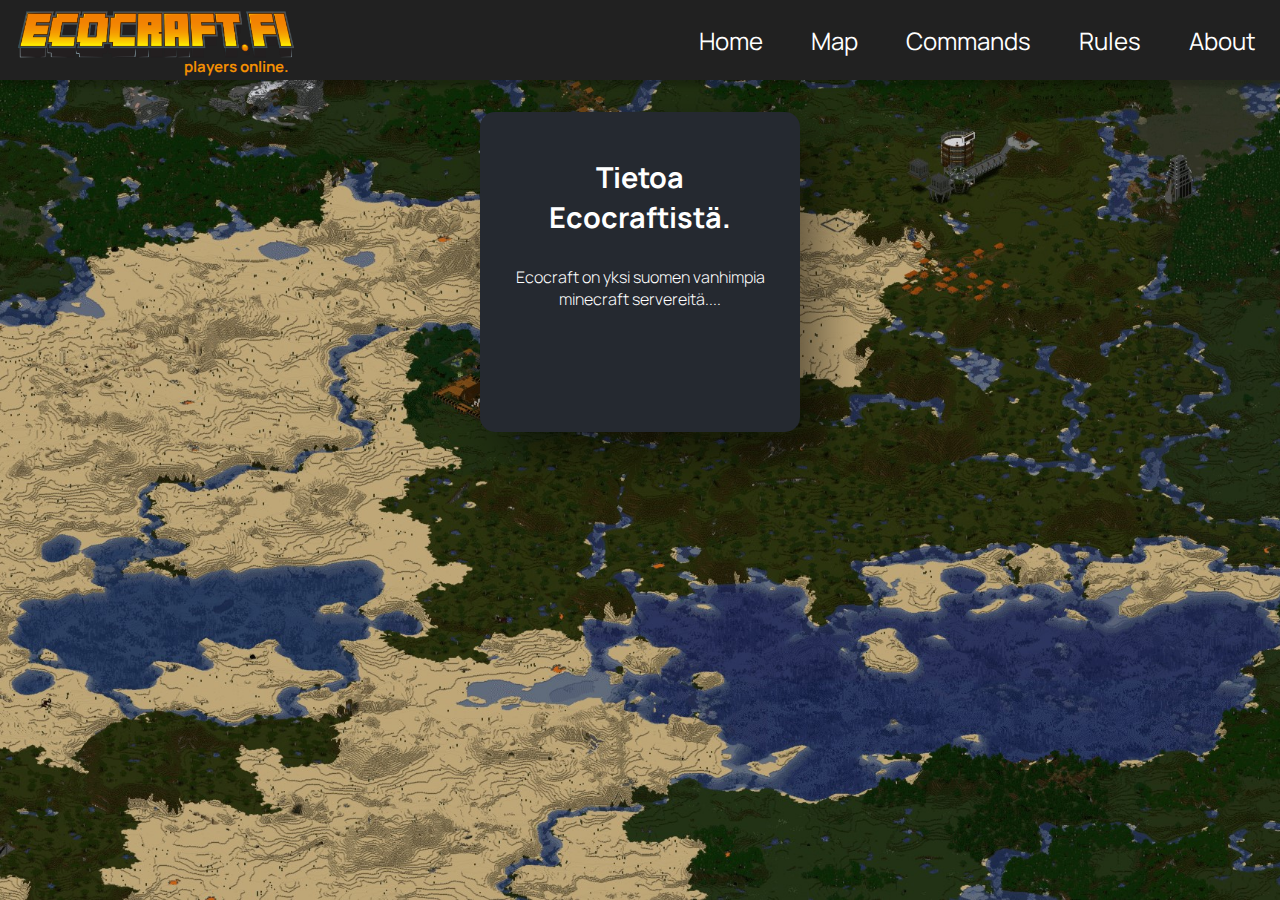
<file: about.html>
<!DOCTYPE html>
<html lang="fi" dir="ltr">
  <head>
    <meta charset="utf-8">
    <title>Ecocraft.fi - About</title>
    <link rel="stylesheet" href="css/styles.css">
    <link rel="stylesheet" href="css/infoCards.css">
    <link rel="stylesheet" href="css/media.css">
  </head>
  <body>
  <header class="header">
    <div class="logo">
      <a href="/">
        <img src="images/logo.png" alt="Ecocraft logo">
      </a>
      <div class="serverStatus">
        <h6><span id="playerCount"></span> players online.</h6>
        <div class="playerListContainer">
          <div>Players currently online</div>
          <div id="playerList"></div>
        </div>
      </div>
    </div>

    <input class="menu-btn" type="checkbox" id="menu-btn" />
    <label class="menu-icon" for="menu-btn"><span class="navicon"></span></label>
    <ul class="menu">
      <li><a href="/">Home</a></li>
      <li><a href="map.html">Map</a></li>
      <li><a href="commands.html">Commands</a></li>
      <li><a href="rules.html">Rules</a></li>
      <li><a href="about.html">About</a></li>
    </ul>
  </header>
      <div class="container">
        <div class="card">
          <div class="content">
            <h3>Tietoa Ecocraftistä.</h3>
            <p>Ecocraft on yksi suomen vanhimpia minecraft servereitä....</p>
          </div>
        </div>
      </div>
  <script src="js/utils.js"></script>
  <script src="js/serverStats.js"></script>
  </body>
</html>
</file>
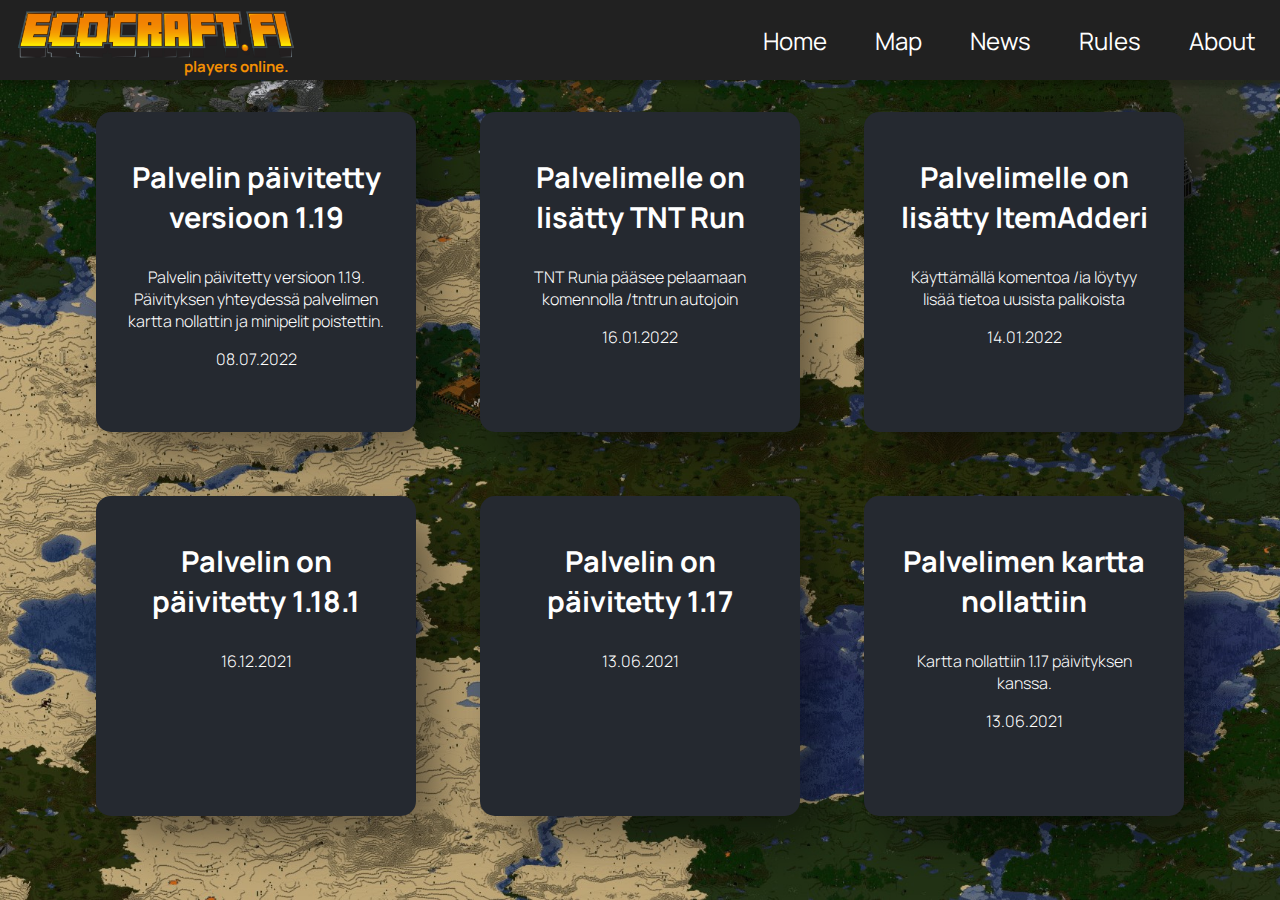
<file: news.html>
<!DOCTYPE html>
<html lang="fi" dir="ltr">
  <head>
    <meta charset="utf-8">
    <title>Ecocraft.fi - News</title>
    <link rel="stylesheet" href="css/styles.css">
    <link rel="stylesheet" href="css/media.css">
    <link rel="stylesheet" href="css/infoCards.css">
  </head>
  <body>
    <div class="bg_home">
      <header class="header">
        <div class="logo">
          <a href="index.html">
            <img src="data/logo.png" alt="Ecocraft logo">
          </a>
          <div class="serverStatus">
            <h6><span id="playerCount"></span> players online.</h6>
            <div class="playerListContainer">
              <div>Players currently online</div>
              <div id="playerList"></div>
            </div>
          </div>
        </div>

        <input class="menu-btn" type="checkbox" id="menu-btn" />
        <label class="menu-icon" for="menu-btn"><span class="navicon"></span></label>
        <ul class="menu">
          <li><a href="index.html">Home</a></li>
          <li><a href="map.html">Map</a></li>
          <li><a href="news.html">News</a></li>
          <li><a href="rules.html">Rules</a></li>
          <li><a href="about.html">About</a></li>
        </ul>
      </header>
      <div id="card-container" class="rules-container"></div>
    </div>

    <template id="card-template">
      <div class="container">
        <div class="card">
          <div class="content">
            <h3 class="title"></h3>
            <p class="text-content"></p>
            <p class="date"></p>
          </div>
        </div>
      </div>
    </template>

    <script src="js/utils.js"></script>
    <script src="js/serverStats.js"></script>
    <script src="js/news.js"></script>
  </body>
</html>
</file>
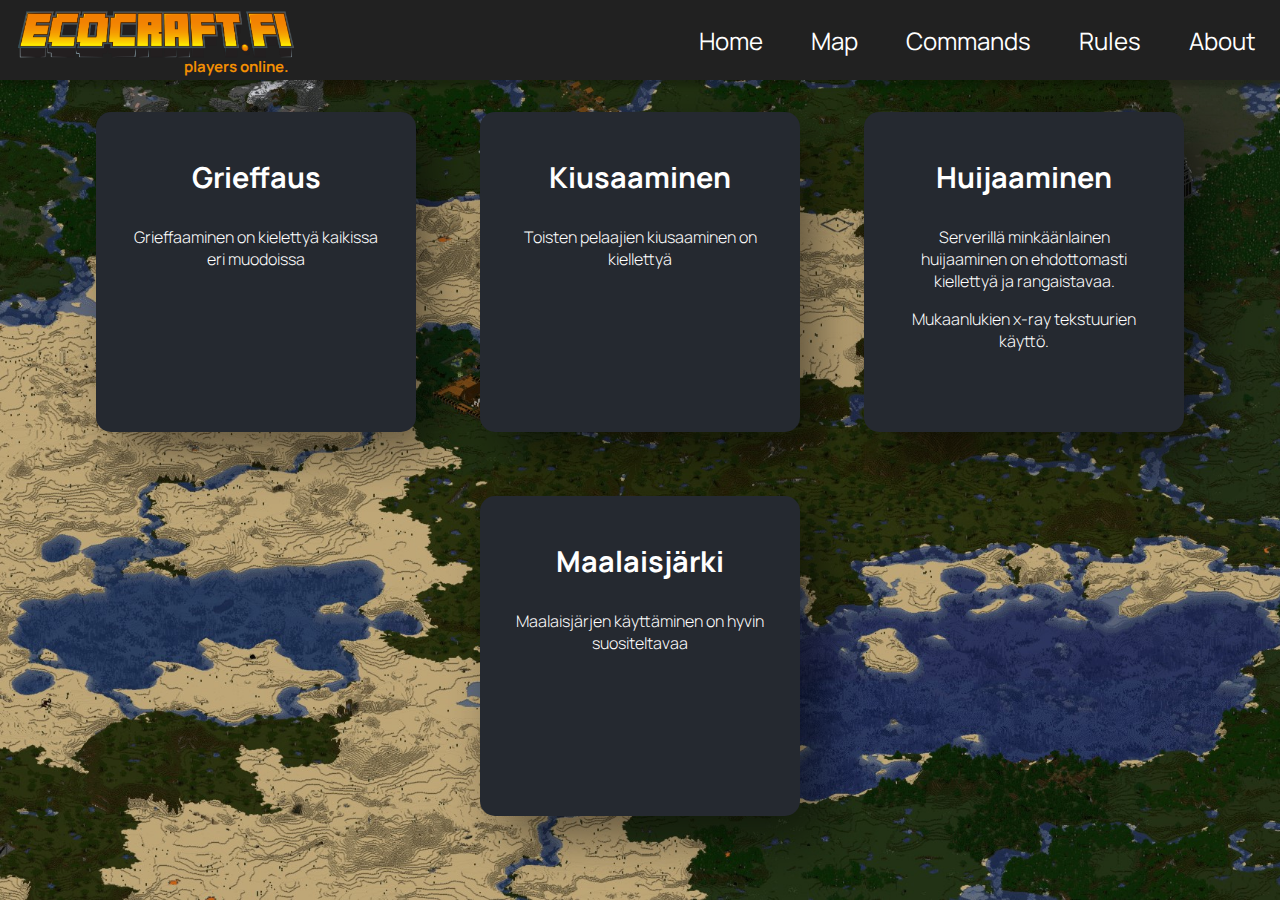
<file: rules.html>
<!DOCTYPE html>
<html lang="fi" dir="ltr">
  <head>
    <meta charset="utf-8">
    <title>Ecocraft.fi - Rules</title>
    <link rel="stylesheet" href="css/styles.css">
    <link rel="stylesheet" href="css/media.css">
    <link rel="stylesheet" href="css/infoCards.css">
  </head>
  <body>
    <div class="bg_home">
      <header class="header">
        <div class="logo">
          <a href="/">
            <img src="images/logo.png" alt="Ecocraft logo">
          </a>
          <div class="serverStatus">
            <h6><span id="playerCount"></span> players online.</h6>
            <div class="playerListContainer">
              <div>Players currently online</div>
              <div id="playerList"></div>
            </div>
          </div>
        </div>

        <input class="menu-btn" type="checkbox" id="menu-btn" />
        <label class="menu-icon" for="menu-btn"><span class="navicon"></span></label>
        <ul class="menu">
          <li><a href="/">Home</a></li>
          <li><a href="map.html">Map</a></li>
          <li><a href="commands.html">Commands</a></li>
          <li><a href="rules.html">Rules</a></li>
          <li><a href="about.html">About</a></li>
        </ul>
      </header>
      <div id="card-container" class="rules-container"></div>
    </div>

    <template id="card-template">
      <div class="container">
        <div class="card">
          <div class="content">
            <h3 class="title"></h3>
            <p class="text-content"></p>
          </div>
        </div>
      </div>
    </template>

    <script src="js/utils.js"></script>
    <script src="js/serverStats.js"></script>
    <script src="js/rules.js"></script>
  </body>
</html>
</file>
<file: css/styles.css>
/*noinspection CssUnknownTarget*/
@import url('https://fonts.googleapis.com/css2?family=Manrope:wght@400;600&display=swap');

body {
  margin: 0;
  font-family: Manrope, sans-serif;
  zoom: 2; /* zoom 2x for mobile */
  background-color: #181818;
  background-repeat: no-repeat;
  background-attachment: fixed;
  background-size:  cover;
  padding-bottom: 10vh;
  background-image: url('../images/background.jpg');
}

a {
  color: #000;
  text-align: center !important;
}

/* header */
.header {
  display: inline-flex;
  background-color: rgb(33,33,33);
  box-shadow: 0 5px 5px 2px rgba(0,0,0,0.2);
  position: fixed;
  width: 100%;
  height: 5em;
  justify-content: space-between;
  z-index: 10;
}

.header ul {
  margin: 0;
  padding: 0;
  list-style: none;
  overflow: hidden;
  background-color: rgb(33,33,33);
}

.header li a {
  display: block;
  font-size: 1.5em !important;
  text-decoration: none;
  height: 100%;
  padding: 1em 1em;
  color: white;
}

.header li a:hover,
.header .menu-btn:hover {
  background-color: black;
  color: white;
}

.logo{
  display: inline-flex;
  align-items: center;
  margin-left: 1em;
  height: 100%;
  z-index: 9;
}

.logo a{
  font-size: 2.5em !important;
  font-weight: normal;
  align-self: center;
  text-decoration: none;
  color: #dad3d4;
}

.logo img{
  width: 30vw;
}

.serverStatus{
  align-self: end;
    position: static;
  margin: 3.8em 0 1.6em -7.5em;
  z-index: 8;
  font-size: 15px;
  width: auto;
}

.serverStatus h6{
  color: #f28e03;
  margin: unset;
  z-index: inherit;
  position: absolute;
  font-size: 15px;
  cursor: context-menu;
}

.serverStatus h6:hover + .playerListContainer{
  display: flex;
  transition-delay: 5s;
}

.serverStatus h6:hover{
  padding-bottom: 1em;
}

.playerListContainer:hover{
  display: flex;
}

.playerListContainer{
  display: none;
  flex-direction: column;
  position: fixed;
  margin-top: 2.3em;
  width: fit-content;
  padding: 1em;
  background-color: rgb(33,33,33);
  font-size: medium;
  border-radius: 15px;
  /*color: #dad3d4*/
  color: white;
}

#playerList p{
  /*color: #dad3d4*/
}

#footer {
    display: flex;
    align-content: end;
    justify-content: end;
    position:fixed;
    left:0;
    bottom:0;
    height:30px;
    width:100%;
    margin-bottom: 20px;
}

#footer iframe{
    width: 240px;
    margin-right: 20px;
    height: 28px;
    border-radius: 5px;
    zoom: 1.5;
    -moz-transform: scale(1.5);
    -moz-transform-origin: 0 0;
    -o-transform: scale(1.5);
    -o-transform-origin: 0 0;
    -webkit-transform: scale(1.5);
    -webkit-transform-origin: 0 0;
}

/* Carousel */

#carousel{
  position: relative;
  width: 100%;
  max-width: 50em;
    max-height: 680px;
  height: 70vh;
  margin: 2em;
  box-shadow: 20px 20px 50px rgba(0,0,0,0.5);
  border-radius: 15px;
  background: #252930 !important;
  overflow: hidden;
  display: flex;
  justify-content: center;
  align-items: center;
  align-content: center;
  backdrop-filter: blur(5px);
}

 .carousel-items{
   position: relative;
   width: inherit;
   height: inherit;
   margin: 4em;
   border-radius: 15px;
   background: transparent !important;
   overflow: hidden;
   display: flex;
   justify-content: center;
   align-items: center;
   align-content: center;
 }

.carousel {
    position: relative;
}

.carousel-content {
    display: flex;
    position: absolute;
    justify-content: center;
    align-content: center;
    align-self: center;
    z-index: 1;
    flex-direction: column;
    width: inherit;
    height: inherit;
}

.carousel-control {
    border-radius: 50%;
    color: #fff;
    cursor: pointer;
    display: block;
    font-size: 40px;
    height: 40px;
    line-height: 35px;
    position: absolute;
    top: 50%;
    zoom: 1.3;
    -ms-transform: translate(0, -50%);
    transform: translate(0, -50%);
    text-align: center;
    width: 40px;
    z-index: 10;
    user-select: none;
}

.carousel-content img{
    max-width: 90%;
    max-height: 340px;
    height: 50%;
    align-self: center;
    position: sticky;
    border-radius: 15px;
}

.carousel-control.prev {
    left: 2%;
}

.carousel-control.next {
    right: 2%;
}

.carousel-control:hover {
    color: #aaaaaa;
}

.carousel-indicators {
    list-style: none;
    margin: 0;
    padding: 0;
    zoom: 1.3;
    position: absolute;
    bottom: 2%;
    left: 0;
    right: 0;
    text-align: center;
    z-index: 10;
    user-select: none;
}

.carousel-indicators li {
    display: inline-block;
    margin: 0 5px;
}

.carousel-bullet {
    color: #fff;
    cursor: pointer;
    display: block;
    font-size: 35px;
}

.carousel-bullet:hover {
    color: #aaaaaa;
}

.carousel-bullet.active{
    color: #f48f02;
}

/* menu */
.header .menu {
  clear: both;
  max-height: 0;
  margin-top: 80px;
  width: 100%;
  position: absolute;
  transition: max-height .2s ease-out;
}

/* menu icon */
.header .menu-icon {
  cursor: pointer;
  display: flex;
  margin-right: 2em;
  user-select: none;
  justify-content: center;
  flex-direction: column;
}

.header .menu-icon .navicon {
  background: #dad3d4;
  display: block;
  height: 2px;
  position: relative;
  transition: background .2s ease-out;
  width: 18px;
}

.header .menu-icon .navicon:before,
.header .menu-icon .navicon:after {
  background: #dad3d4;
  content: '';
  display: block;
  height: 100%;
  position: absolute;
  transition: all .2s ease-out;
  width: 100%;
}

.header .menu-icon .navicon:before {
  top: 5px;
}

.header .menu-icon .navicon:after {
  top: -5px;
}

/* menu btn */
.header .menu-btn {
  display: none;
}

.header .menu-btn:checked ~ .menu {
  max-height: 500px;
}

.header .menu-btn:checked ~ .menu-icon .navicon {
  background: transparent;
}

.header .menu-btn:checked ~ .menu-icon .navicon:before {
  transform: rotate(-45deg);
  top:0;
}

.header .menu-btn:checked ~ .menu-icon .navicon:after {
  transform: rotate(45deg);
  top:0;
}
</file>
<file: css/infoCards.css>
#card-container{
  display: flex;
  flex-wrap: wrap;
  justify-content: space-around;
}

.rules-container{
  justify-content: center !important;
}

.container{
  position: relative;
  top: 5rem;
  display: flex;
  z-index: 1;
  height: fit-content;
  justify-content: center;
}

.container #home{
  position: relative;
  width: 85%;
  height: 40em;
}

.map-container .map-card, .container #home{
  margin: 30px;
  box-shadow: 20px 20px 50px rgba(0,0,0,0.5);
  border-radius: 15px;
  background: #252930 !important;
  overflow: hidden;
  display: flex;
  justify-content: center;
  align-items: center;
  align-content: center;
  backdrop-filter: blur(5px);
}

#home h2{
  position: relative;
  align-self: center;
  top: -0.2em;
  font-size: 7vw;
  color: rgba(255,255,255,0.05);
  pointer-events: none;
  margin: unset;
}

.container #home .content{
  display: flex;
  flex-direction: column;
  justify-content: flex-start;
  align-items: center;
  align-content: center;
  text-overflow: clip;
}

.command{
  width: 30em!important;
  height: fit-content!important;
}

.commands{
  height: fit-content;
  color: white;
  list-style-type: none;
  padding-inline-start: unset;
}

.command-example{
  margin-block-start: -2em !important;
  color: #f48f02 !important;
}

.commands li{
  font-weight: bolder;
  font-size: large;
}

.commands li p{
  margin-block-start: 0.2em;
  margin-block-end: 2em;
  color: #c7c7c7
}

.command .content{
  padding-top: 5% !important;
}

.commands-container{
  align-items: start;
  justify-content: center!important;
}
.container .card{
  position: relative;
  width: 20em;
  height: 20em;
  margin: 2em;
  box-shadow: 20px 20px 50px rgba(0,0,0,0.5);
  border-radius: 15px;
  background: #252930 !important;
  overflow: hidden;
  display: flex;
  justify-content: center;
  align-items: center;
  align-content: center;
}

.container .card .content{
  padding: 10%;
  text-align: center;
  transition: 0.5s;
  height: 90%;
}

.container .card .content h2{
  position: absolute;
  top: -10px;
  /* right: 30px; */
  font-size: 8rem;
  color: rgba(255,255,255,0.05);
  pointer-events: none;
}

.container .card .content h3{
  font-size: 1.8rem;
  color: white;
  z-index: 1;
}

.container .card .content p{
  font-size: 1rem;
  color: white;
  font-weight: 300;
}

.container .card .content a{
  position: relative;
  display: inline-block;
  padding: 8px 20px;
  margin-top: 15px;
  background: white;
  color: black;
  border-radius: 20px;
  text-decoration: none;
  font-weight: 500;
  box-shadow: 0 5px 15px rgba(0,0,0,0.5);
}

.container .card .content a:hover{
  background: black;
  color: white;
}

/*Map containers*/
.map-container{
  height: 35vh;
  text-align: center;
  position: relative;
  top: 5rem;
  bottom: 5rem;
  display: flex;
  justify-content: center;
  align-items: center;
  width: 100%;
  flex-wrap: wrap;
  z-index: 1;
}

.map-container .map-card{
  position: relative;
  width: 95%;
  height: 100%;
}

h3{
  color: white;
}
p{
  color: white;
}
</file>
<file: css/media.css>
/*
@media (resolution: 250dpi){
  .header li {
    float: center;
    text-align: center !important;
  }
  .header li a {
    padding: 20px 30px;
    text-align: center !important;
  }

  .header .menu {
    clear: none;
    float: right;
    max-height: none;
  }
  .header .menu-icon {
    display: none;
  }
}
*/
/* Exact resolution */
/*
@media (resolution: 150dpi) {
  .header li {
    float: center;
    text-align: center !important;
  }
  .header li a {
    padding: 20px 30px;
    text-align: center !important;
  }

  .header .menu {
    clear: none;
    float: right;
    max-height: none;
  }
  .header .menu-icon {
    display: none;
  }
}
*/

/* On mobile in landscape mode */
@media (orientation: landscape) and (pointer: coarse){
  body{
    zoom: 1;
  }

  .carousel-content img{
    display: none;
  }

  .map-container {
    height: 90vh;
    padding-bottom: 15vh;
  }

  .header{
    position: absolute;
  }
}

@media (pointer: coarse) {
  .carousel-content img{
    height: unset;
    min-height: unset;
  }

  #footer{
    display: none;
  }
}

/* On mobile in portrait mode */
@media (orientation: portrait) and (pointer: coarse){
  #carousel{
    height: 40em;
  }

  .commands-container{
    justify-content: space-between!important;
  }
}

/* On desktop with narrow browser window */
@media (min-width:53rem) and (pointer: fine){
  .header .menu {
    clear: none;
    display: inline-flex;
    margin-top: unset;
    max-height: none;
    height: 100%;
    justify-content: flex-end;
    z-index: 8;
  }

  body{
    zoom: 1;
  }

  .logo img{
    width: 7em;
  }

  .container #home{
    height: 70em;
  }

  section{
    height: 88vh;
  }

  .map-container{
    height: 90vh;
  }

  .header .menu-icon {
    display: none;
  }
}

/* On desktop with wide browser window */
@media (pointer: fine){
  body{
    zoom: 1;
  }

  .map-container{
    height: 85vh;
  }
}
</file>
